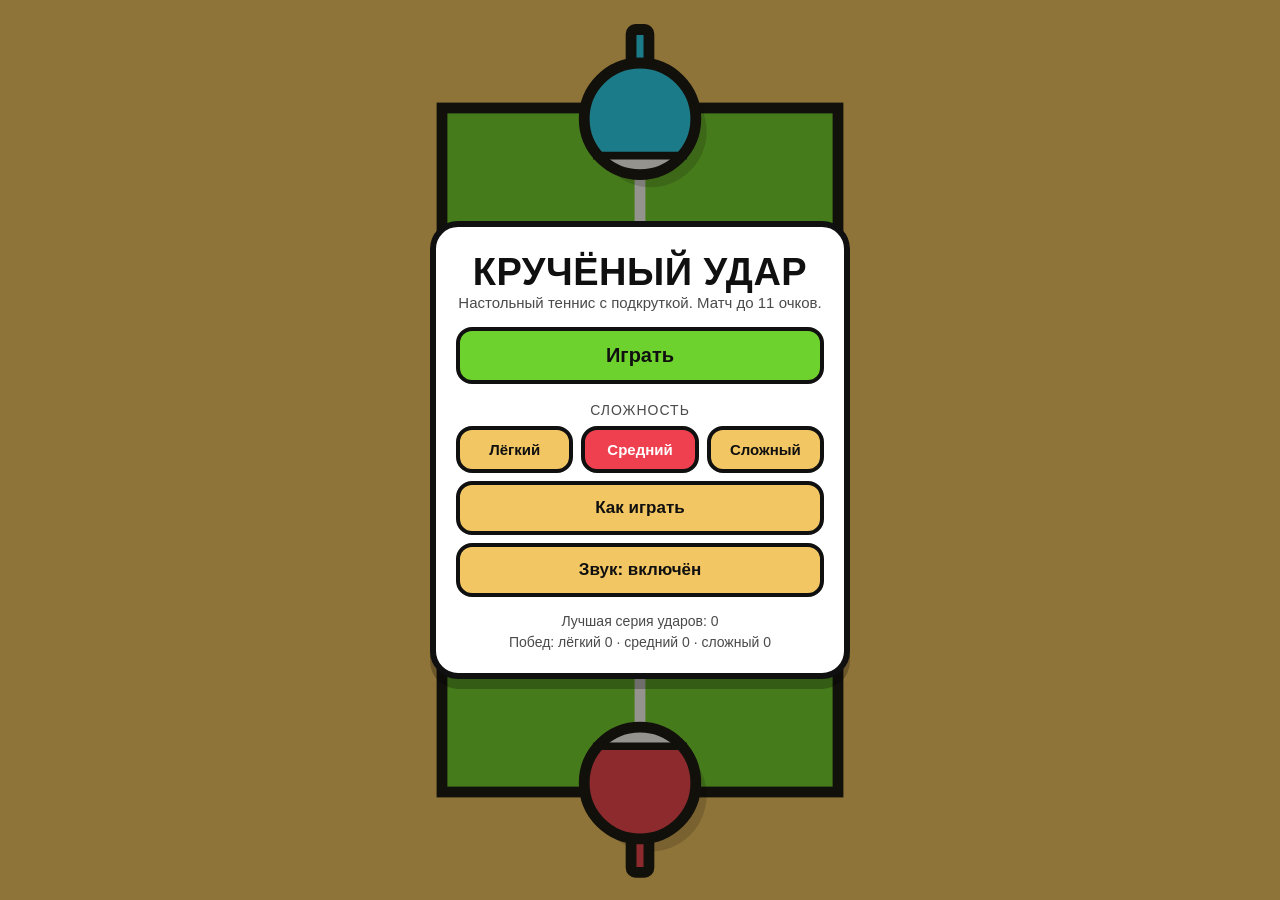
<file: index.html>
<!DOCTYPE html>
<html lang="ru">
<head>
<meta charset="utf-8">
<meta name="viewport" content="width=device-width, initial-scale=1, maximum-scale=1, user-scalable=no, viewport-fit=cover">
<meta name="description" content="Кручёный удар — аркадный настольный теннис: подкрутка, разгон мяча и три уровня сложности.">
<title>Кручёный удар</title>
<link rel="stylesheet" href="styles.css">
<script src="https://yandex.ru/games/sdk/v2"></script>
</head>
<body>
<div id="app">
  <canvas id="game"></canvas>

  <!-- Экраны интерфейса. Тексты подставляются из src/i18n.js по data-i18n. -->
  <div id="screens">

    <section class="screen" id="screen-menu" hidden>
      <div class="panel">
        <h1 class="game-title" data-i18n="title">Кручёный удар</h1>
        <p class="tagline" data-i18n="tagline"></p>
        <button class="btn btn-primary" id="btn-play" data-i18n="play"></button>
        <p class="label" data-i18n="difficulty"></p>
        <div class="row" id="difficulty-row">
          <button class="btn btn-choice" data-difficulty="easy" data-i18n="diffEasy"></button>
          <button class="btn btn-choice" data-difficulty="normal" data-i18n="diffNormal"></button>
          <button class="btn btn-choice" data-difficulty="hard" data-i18n="diffHard"></button>
        </div>
        <button class="btn" id="btn-howto" data-i18n="howto"></button>
        <button class="btn" id="btn-sound"></button>
        <p class="stats" id="menu-stats"></p>
      </div>
    </section>

    <section class="screen" id="screen-howto" hidden>
      <div class="panel">
        <h2 data-i18n="howtoTitle"></h2>
        <p class="text" data-i18n="howtoBody"></p>
        <button class="btn btn-primary" id="btn-howto-back" data-i18n="back"></button>
      </div>
    </section>

    <section class="screen" id="screen-pause" hidden>
      <div class="panel">
        <h2 data-i18n="pauseTitle"></h2>
        <button class="btn btn-primary" id="btn-resume" data-i18n="resume"></button>
        <button class="btn" id="btn-restart" data-i18n="restart"></button>
        <button class="btn" id="btn-tomenu" data-i18n="toMenu"></button>
      </div>
    </section>

    <section class="screen" id="screen-over" hidden>
      <div class="panel">
        <h2 id="over-title"></h2>
        <p class="score-line" id="over-score"></p>
        <p class="stats" id="over-stats"></p>
        <button class="btn btn-reward" id="btn-reward" hidden data-i18n="rewardBtn"></button>
        <button class="btn btn-primary" id="btn-again" data-i18n="again"></button>
        <button class="btn" id="btn-over-menu" data-i18n="toMenu"></button>
      </div>
    </section>

  </div>
</div>
<script type="module" src="src/main.js"></script>
</body>
</html>
</file>
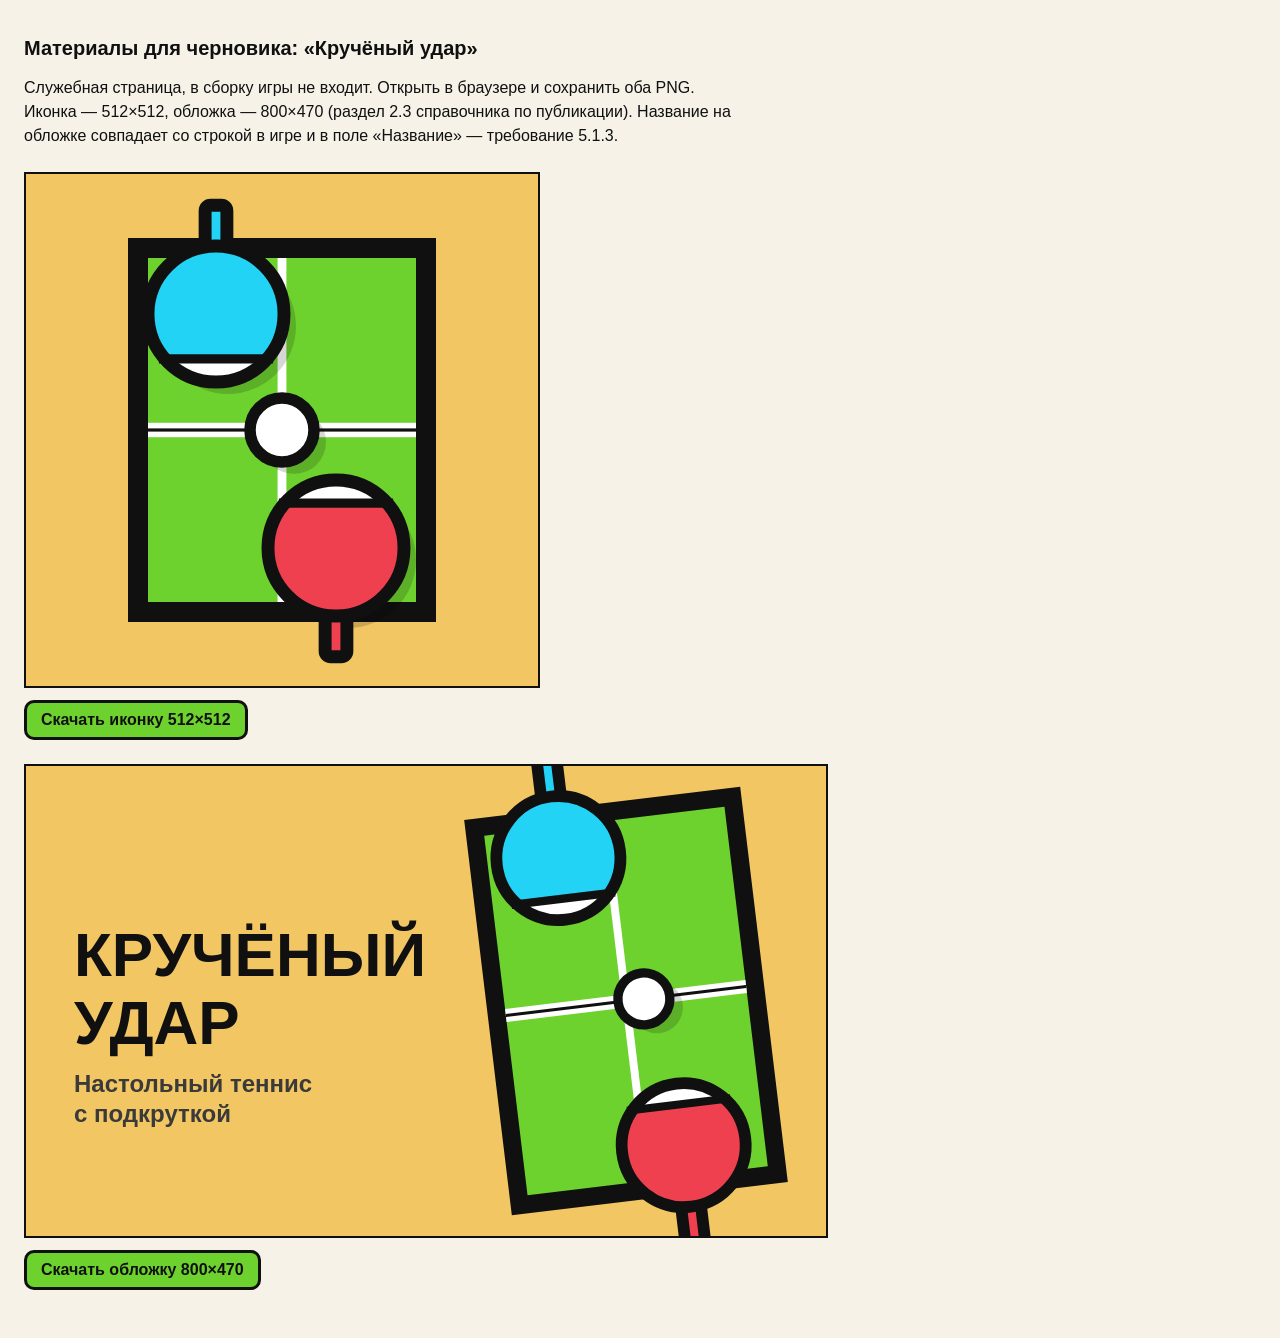
<file: promo/promo.html>
<!DOCTYPE html>
<html lang="ru">
<head>
<meta charset="utf-8">
<title>Кручёный удар — материалы для черновика</title>
<style>
  body { margin: 0; padding: 24px; background: #f6f2e8; color: #101010;
         font-family: "Trebuchet MS", Arial, sans-serif; }
  h1 { font-size: 20px; }
  p { max-width: 720px; line-height: 1.5; }
  .item { margin: 24px 0; }
  canvas { border: 2px solid #101010; max-width: 100%; height: auto; background: #fff; }
  a.dl { display: inline-block; margin-top: 8px; padding: 8px 14px; background: #6ed22e;
         border: 3px solid #101010; border-radius: 10px; color: #101010;
         font-weight: bold; text-decoration: none; }
</style>
</head>
<body>
<h1>Материалы для черновика: «Кручёный удар»</h1>
<p>Служебная страница, в сборку игры не входит. Открыть в браузере и сохранить оба PNG.
Иконка — 512×512, обложка — 800×470 (раздел 2.3 справочника по публикации).
Название на обложке совпадает со строкой в игре и в поле «Название» — требование 5.1.3.</p>

<div class="item">
  <div><canvas id="icon" width="512" height="512"></canvas></div>
  <a class="dl" id="dl-icon" download="icon-512.png">Скачать иконку 512×512</a>
</div>

<div class="item">
  <div><canvas id="cover" width="800" height="470"></canvas></div>
  <a class="dl" id="dl-cover" download="cover-800x470.png">Скачать обложку 800×470</a>
</div>

<script>
const C = {
  bg: '#f2c662', table: '#6ed22e', ink: '#101010', line: '#ffffff',
  player: '#ef4050', ai: '#23d3f5',
};
const TITLE = 'Кручёный удар';

function roundedRect(ctx, x, y, w, h, r) {
  ctx.beginPath();
  ctx.moveTo(x + r, y);
  ctx.arcTo(x + w, y, x + w, y + h, r);
  ctx.arcTo(x + w, y + h, x, y + h, r);
  ctx.arcTo(x, y + h, x, y, r);
  ctx.arcTo(x, y, x + w, y, r);
  ctx.closePath();
}

function paddle(ctx, x, y, r, color, dir) {
  const o = r * 0.19;
  ctx.save();
  ctx.translate(x, y);
  ctx.lineWidth = o;
  ctx.strokeStyle = C.ink;
  ctx.lineJoin = 'round';

  const hw = r * 0.32, hl = r * 1.15;
  ctx.fillStyle = color;
  roundedRect(ctx, -hw / 2, dir > 0 ? r * 0.45 : -r * 0.45 - hl, hw, hl, hw * 0.25);
  ctx.fill();
  ctx.stroke();

  ctx.beginPath();
  ctx.arc(0, 0, r, 0, Math.PI * 2);
  ctx.fillStyle = color;
  ctx.fill();
  ctx.save();
  ctx.clip();
  const edge = -dir * r * 0.66;
  ctx.fillStyle = C.line;
  if (dir > 0) ctx.fillRect(-r, -r, r * 2, r + edge);
  else ctx.fillRect(-r, edge, r * 2, r - edge);
  ctx.restore();
  ctx.lineWidth = o * 0.7;
  ctx.beginPath();
  ctx.moveTo(-r * 0.84, edge);
  ctx.lineTo(r * 0.84, edge);
  ctx.stroke();
  ctx.lineWidth = o;
  ctx.beginPath();
  ctx.arc(0, 0, r, 0, Math.PI * 2);
  ctx.stroke();
  ctx.restore();
}

function ball(ctx, x, y, r) {
  ctx.beginPath();
  ctx.arc(x, y, r, 0, Math.PI * 2);
  ctx.fillStyle = C.line;
  ctx.fill();
  ctx.lineWidth = r * 0.36;
  ctx.strokeStyle = C.ink;
  ctx.stroke();
}

function table(ctx, x, y, w, h, o) {
  ctx.fillStyle = C.table;
  ctx.fillRect(x, y, w, h);
  ctx.lineWidth = o;
  ctx.strokeStyle = C.ink;
  ctx.strokeRect(x, y, w, h);
  ctx.fillStyle = C.line;
  ctx.fillRect(x + w / 2 - o * 0.22, y + o / 2, o * 0.44, h - o);
  ctx.fillRect(x + o / 2, y + h / 2 - o * 0.36, w - o, o * 0.72);
  ctx.fillStyle = C.ink;
  ctx.fillRect(x + o / 2, y + h / 2 - o * 0.08, w - o, o * 0.16);
}

function drawIcon() {
  const ctx = document.getElementById('icon').getContext('2d');
  ctx.fillStyle = C.bg;
  ctx.fillRect(0, 0, 512, 512);
  table(ctx, 112, 74, 288, 364, 20);
  ctx.fillStyle = 'rgba(0,0,0,0.16)';
  ctx.beginPath(); ctx.arc(202, 152, 68, 0, Math.PI * 2); ctx.fill();
  ctx.beginPath(); ctx.arc(322, 386, 68, 0, Math.PI * 2); ctx.fill();
  ctx.beginPath(); ctx.arc(268, 268, 32, 0, Math.PI * 2); ctx.fill();
  paddle(ctx, 190, 140, 68, C.ai, -1);
  paddle(ctx, 310, 374, 68, C.player, 1);
  ball(ctx, 256, 256, 32);
  return ctx.canvas;
}

function drawCover() {
  const ctx = document.getElementById('cover').getContext('2d');
  ctx.fillStyle = C.bg;
  ctx.fillRect(0, 0, 800, 470);
  ctx.save();
  ctx.translate(600, 235);
  ctx.rotate(-0.12);
  table(ctx, -130, -190, 260, 380, 18);
  ctx.fillStyle = 'rgba(0,0,0,0.16)';
  ctx.beginPath(); ctx.arc(30, 10, 26, 0, Math.PI * 2); ctx.fill();
  paddle(ctx, -50, -150, 62, C.ai, -1);
  paddle(ctx, 40, 150, 62, C.player, 1);
  ball(ctx, 18, 0, 26);
  ctx.restore();

  ctx.fillStyle = C.ink;
  ctx.font = 'bold 62px "Trebuchet MS", Arial, sans-serif';
  ctx.textBaseline = 'alphabetic';
  ctx.fillText('КРУЧЁНЫЙ', 48, 210);
  ctx.fillText('УДАР', 48, 278);
  ctx.font = 'bold 24px "Trebuchet MS", Arial, sans-serif';
  ctx.fillStyle = '#3a3a3a';
  ctx.fillText('Настольный теннис', 48, 326);
  ctx.fillText('с подкруткой', 48, 356);
  return ctx.canvas;
}

drawIcon();
drawCover();
document.getElementById('dl-icon').href = document.getElementById('icon').toDataURL('image/png');
document.getElementById('dl-cover').href = document.getElementById('cover').toDataURL('image/png');
console.log('Название на обложке:', TITLE);
</script>
</body>
</html>
</file>
<file: styles.css>
/* Кручёный удар — стили оболочки. Вся игровая графика рисуется на канвасе. */

:root {
  --sand: #f2c662;
  --sand-dark: #e0ae44;
  --green: #6ed22e;
  --red: #ef4050;
  --cyan: #23d3f5;
  --ink: #101010;
  --paper: #ffffff;
}

* { box-sizing: border-box; }

html, body {
  margin: 0;
  padding: 0;
  width: 100%;
  height: 100%;
  background: var(--sand);
  color: var(--ink);
  font-family: "Trebuchet MS", "Segoe UI", Roboto, Arial, sans-serif;
  overflow: hidden;
}

/* § 1.6 — запрет выделения, контекстного меню и системных жестов в игровой области */
html, body, canvas, #app, #game, #screens {
  -webkit-user-select: none;
  -moz-user-select: none;
  -ms-user-select: none;
  user-select: none;
  -webkit-touch-callout: none;
  -webkit-tap-highlight-color: transparent;
  touch-action: none;
  overscroll-behavior: none;
}

#app {
  position: fixed;
  inset: 0;
  overflow: hidden;
}

#game {
  display: block;
  width: 100%;
  height: 100%;
}

#screens {
  position: absolute;
  inset: 0;
  pointer-events: none;
}

.screen {
  position: absolute;
  inset: 0;
  display: flex;
  align-items: center;
  justify-content: center;
  padding: max(16px, env(safe-area-inset-top)) max(16px, env(safe-area-inset-right))
           max(16px, env(safe-area-inset-bottom)) max(16px, env(safe-area-inset-left));
  background: rgba(20, 16, 6, 0.45);
  pointer-events: auto;
}

.screen[hidden],
.btn[hidden] { display: none; }

.panel {
  width: min(92vw, 420px);
  max-height: 92vh;
  overflow-y: auto;
  /* длинный текст «Как играть» должен листаться на маленьких экранах */
  touch-action: pan-y;
  -webkit-overflow-scrolling: touch;
  background: var(--paper);
  border: 6px solid var(--ink);
  border-radius: 28px;
  padding: 22px 20px 20px;
  text-align: center;
  box-shadow: 0 10px 0 rgba(0, 0, 0, 0.25);
}

.game-title {
  margin: 4px 0 2px;
  font-size: clamp(26px, 8vw, 38px);
  line-height: 1.05;
  letter-spacing: 0.5px;
  text-transform: uppercase;
}

h2 {
  margin: 4px 0 12px;
  font-size: clamp(22px, 6.5vw, 30px);
  text-transform: uppercase;
}

.tagline {
  margin: 0 0 16px;
  font-size: 15px;
  color: #4a4a4a;
}

.label {
  margin: 18px 0 8px;
  font-size: 14px;
  text-transform: uppercase;
  letter-spacing: 1px;
  color: #4a4a4a;
}

.text {
  margin: 0 0 18px;
  text-align: left;
  font-size: 15px;
  line-height: 1.5;
  white-space: pre-line;
}

.score-line {
  margin: 0 0 6px;
  font-size: 34px;
  font-weight: bold;
}

.stats {
  margin: 14px 0 0;
  font-size: 14px;
  line-height: 1.5;
  color: #4a4a4a;
  white-space: pre-line;
}

.row {
  display: flex;
  gap: 8px;
}

.row .btn { flex: 1 1 0; margin: 0; }

.btn {
  display: block;
  width: 100%;
  margin: 8px 0 0;
  padding: 13px 12px;
  font: inherit;
  font-size: 17px;
  font-weight: bold;
  color: var(--ink);
  background: var(--sand);
  border: 4px solid var(--ink);
  border-radius: 16px;
  cursor: pointer;
  transition: transform 0.08s ease, background-color 0.12s ease;
}

.btn:active { transform: translateY(2px); }

.btn-primary { background: var(--green); font-size: 20px; }
.btn-reward { background: var(--cyan); }

.btn-choice {
  font-size: 15px;
  padding: 11px 6px;
}

.btn-choice[aria-pressed="true"] {
  background: var(--red);
  color: var(--paper);
}

@media (max-height: 560px) {
  .panel { padding: 14px 16px 16px; border-radius: 20px; }
  .btn { padding: 10px; margin-top: 6px; }
  .game-title { font-size: clamp(22px, 6vw, 30px); }
}
</file>
